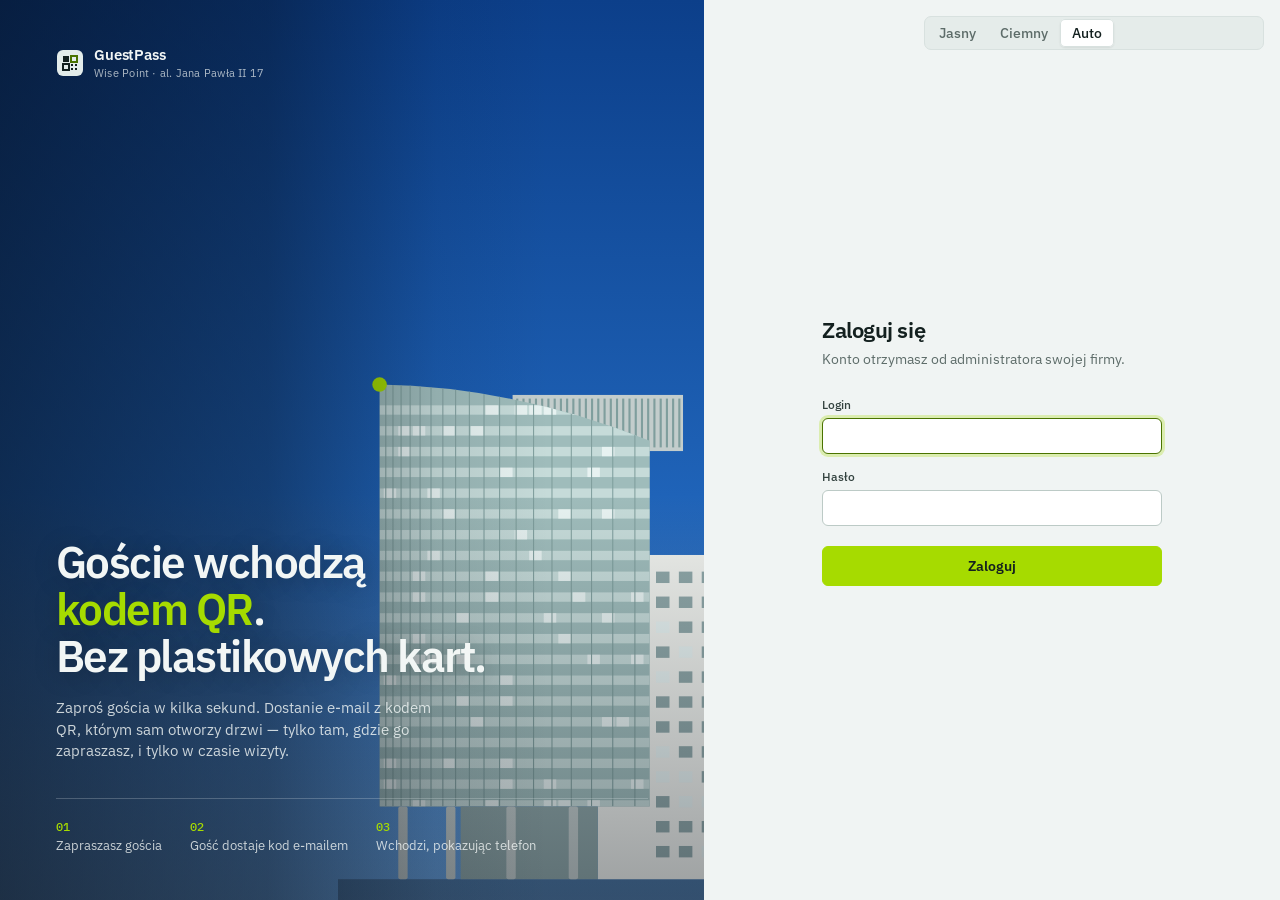
<file: src/C4GuestPass.Web/wwwroot/login.html>
<!doctype html>
<html lang="pl"><head><meta charset="utf-8"><meta name="viewport" content="width=device-width,initial-scale=1">
<title>Logowanie · GuestPass</title><link rel="icon" href="logo.svg"><script src="theme.js"></script><link rel="stylesheet" href="app.css"></head>
<body>
<div class="auth">
  <section class="pitch">
    <svg class="facade" id="facade" viewBox="0 0 420 560" preserveAspectRatio="xMaxYMax meet" aria-hidden="true"></svg>
    <div class="brand"><img src="logo-light.svg" width="28" height="28" alt=""><div>GuestPass<small>Wise Point · al. Jana Pawła II 17</small></div></div>
    <h1>Goście wchodzą <em>kodem QR</em>.<br>Bez plastikowych kart.</h1>
    <p>Zaproś gościa w kilka sekund. Dostanie e-mail z kodem QR, którym sam otworzy drzwi — tylko tam, gdzie go zapraszasz, i tylko w czasie wizyty.</p>
    <div class="steps">
      <div><b>01</b>Zapraszasz gościa</div>
      <div><b>02</b>Gość dostaje kod e-mailem</div>
      <div><b>03</b>Wchodzi, pokazując telefon</div>
    </div>
  </section>
  <section class="form">
    <div class="seg theme-switch" role="group" aria-label="Motyw" id="theme"></div>
    <div>
      <h2>Zaloguj się</h2>
      <p class="lead">Konto otrzymasz od administratora swojej firmy.</p>
      <form id="f" novalidate>
        <div id="err" class="form-error" hidden></div>
        <div class="field"><label for="login">Login</label><input class="input" id="login" autocomplete="username" required autofocus></div>
        <div class="field"><label for="password">Hasło</label><input class="input" id="password" type="password" autocomplete="current-password" required></div>
        <button class="btn primary" type="submit" id="go">Zaloguj</button>
      </form>
    </div>
  </section>
</div>
<script>
(() => { // ilustracja inspirowana Wise Point: łukowa szklana fasada z pasami okien, kamienne skrzydło, kolumny parteru
  const svg = document.getElementById('facade');
  let seed = 11; const rnd = () => (seed = (seed * 1103515245 + 12345) & 0x7fffffff) / 0x7fffffff;
  const glass = 'M40 64 Q170 66 300 118 L300 470 L40 470 Z';
  let out = `<defs><clipPath id="g"><path d="${glass}"/></clipPath></defs>`;
  out += '<rect class="ground" x="0" y="540" width="420" height="20"/>';
  // kamienne skrzydło z rytmem okien
  out += '<rect class="stone" x="250" y="228" width="150" height="312"/>';
  for (let y = 244; y < 520; y += 24) for (let x = 306; x < 392; x += 22)
    out += `<rect class="${rnd() < .22 ? 'lit' : 'swin'}" x="${x}" y="${y}" width="13" height="11"/>`;
  // dach techniczny z lamelami
  out += '<rect class="metal" x="168" y="74" width="164" height="54"/>';
  for (let x = 172; x < 330; x += 6) out += `<rect class="mull" x="${x}" y="78" width="1" height="46" style="fill:var(--glass-line)"/>`;
  // szkło: tło, poziome pasy, słupki zagęszczające się ku łukowi
  out += `<path class="glass" d="${glass}"/><g clip-path="url(#g)">`;
  for (let y = 84; y < 470; y += 20) {
    out += `<rect class="band" x="40" y="${y}" width="260" height="9"/>`;
    for (let x = 44; x < 296; x += 14) if (rnd() < .16) out += `<rect class="lit" x="${x}" y="${y}" width="12" height="9"/>`;
  }
  for (let t = 0, x = 40; x < 300; t++) { x += 6 + t * .9; out += `<line class="mull" x1="${x}" y1="60" x2="${x}" y2="470" stroke-width="1"/>`; }
  out += '</g>';
  // parter: cofnięty hol i smukłe kolumny
  out += '<rect class="swin" x="118" y="470" width="132" height="70"/>';
  for (const x of [58, 104, 162, 222]) out += `<rect class="col" x="${x}" y="470" width="9" height="70" rx="2"/>`;
  out += '<circle class="dot" cx="40" cy="64" r="7"/>';
  svg.innerHTML = out;
})();
(() => { // przełącznik motywu
  const box = document.getElementById('theme');
  const draw = () => box.innerHTML = ['light', 'dark', 'system'].map(t =>
    `<button type="button" data-t="${t}" aria-pressed="${gpTheme.get() === t}">${gpTheme.labels[t] === 'Jak w systemie' ? 'Auto' : gpTheme.labels[t]}</button>`).join('');
  box.addEventListener('click', e => { const b = e.target.closest('[data-t]'); if (b) { gpTheme.set(b.dataset.t); draw(); } });
  draw();
})();
document.getElementById('f').addEventListener('submit', async e => {
  e.preventDefault();
  const err = document.getElementById('err'), go = document.getElementById('go');
  go.disabled = true; err.hidden = true;
  try {
    const r = await fetch('/api/login', { method: 'POST', headers: { 'Content-Type': 'application/json', 'X-Requested-With': 'fetch' },
      body: JSON.stringify({ login: login.value, password: password.value }) });
    if (r.ok) { location.href = '/'; return; }
    err.textContent = r.status === 401 ? 'Nieprawidłowy login lub hasło albo konto jest zablokowane.' : 'Błąd serwera (' + r.status + ').';
  } catch { err.textContent = 'Brak połączenia z serwerem.'; }
  err.hidden = false; go.disabled = false; password.select();
});
</script>
</body></html>
</file>
<file: src/C4GuestPass.Web/wwwroot/app.css>
/* C4 GuestPass – interfejs recepcji / najemców
   Motyw inspirowany biurowcem Wise Point (al. Jana Pawła II 17, Warszawa): zielonkawo-szare szkło łukowej
   elewacji, srebrne aluminium, jasny kamień, limonkowy akcent marki. Jasny = „dzień”, ciemny = „zmierzch”.
   Wybór: data-theme="light|dark" na <html> (przełącznik w menu konta), bez atrybutu – ustawienie systemu. */
@font-face{font-family:Plex;font-weight:400;font-display:swap;src:url(fonts/ibm-plex-sans-latin-400-normal.woff2) format("woff2");unicode-range:U+0000-00FF,U+2000-206F,U+20AC,U+2122}
@font-face{font-family:Plex;font-weight:400;font-display:swap;src:url(fonts/ibm-plex-sans-latin-ext-400-normal.woff2) format("woff2");unicode-range:U+0100-024F,U+1E00-1EFF}
@font-face{font-family:Plex;font-weight:500;font-display:swap;src:url(fonts/ibm-plex-sans-latin-500-normal.woff2) format("woff2");unicode-range:U+0000-00FF,U+2000-206F,U+20AC,U+2122}
@font-face{font-family:Plex;font-weight:500;font-display:swap;src:url(fonts/ibm-plex-sans-latin-ext-500-normal.woff2) format("woff2");unicode-range:U+0100-024F,U+1E00-1EFF}
@font-face{font-family:Plex;font-weight:600;font-display:swap;src:url(fonts/ibm-plex-sans-latin-600-normal.woff2) format("woff2");unicode-range:U+0000-00FF,U+2000-206F,U+20AC,U+2122}
@font-face{font-family:Plex;font-weight:600;font-display:swap;src:url(fonts/ibm-plex-sans-latin-ext-600-normal.woff2) format("woff2");unicode-range:U+0100-024F,U+1E00-1EFF}
@font-face{font-family:PlexMono;font-weight:500;font-display:swap;src:url(fonts/ibm-plex-mono-latin-500-normal.woff2) format("woff2");unicode-range:U+0000-00FF,U+2000-206F}
@font-face{font-family:PlexMono;font-weight:500;font-display:swap;src:url(fonts/ibm-plex-mono-latin-ext-500-normal.woff2) format("woff2");unicode-range:U+0100-024F}

:root{
  --paper:#f0f4f3;--surface:#fff;--sunken:#e5ecea;--ink:#13201f;--ink-2:#33423f;--muted:#5d6c69;--faint:#93a19e;
  --line:#d8e1df;--line-strong:#bccac6;--accent:#4a7300;--accent-ink:#fff;--accent-soft:#edf6d2;
  --brand:#a6db00;--brand-hover:#97c800;--brand-ink:#13201f;
  --ok:#17785a;--ok-soft:#e1f1ea;--wait:#946000;--wait-soft:#f8eed9;--bad:#b42318;--bad-soft:#fbe9e7;--off:#7a8885;
  --glass:#9fbcbb;--glass-band:#c6dbd9;--glass-line:#7f9e9d;--stone:#eef0ec;--stone-win:#8fa7a8;--metal:#c3cdcc;--lit:#e7f2f1;
  --sky-1:#0c3f8a;--sky-2:#1f63b8;--sky-3:#6aa2dc;
  --shadow:0 18px 50px -12px rgba(19,32,31,.25);--r:6px;
  --sans:Plex,"IBM Plex Sans","Segoe UI",system-ui,sans-serif;--mono:PlexMono,"IBM Plex Mono",ui-monospace,Consolas,monospace;
  color-scheme:light;
}
:root[data-theme=dark]{
  --paper:#0a1315;--surface:#101c1f;--sunken:#152428;--ink:#e3ecea;--ink-2:#bacac7;--muted:#869996;--faint:#5b6e6b;
  --line:#1d2e32;--line-strong:#2b4146;--accent:#b8e62a;--accent-ink:#0a1315;--accent-soft:#1c2a0b;
  --brand:#a6db00;--brand-hover:#b8e62a;--brand-ink:#0a1315;
  --ok:#3fc495;--ok-soft:#10261f;--wait:#f2b04c;--wait-soft:#2b2111;--bad:#ff8a7a;--bad-soft:#2e1714;--off:#7d8f8c;
  --glass:#16343c;--glass-band:#21505a;--glass-line:#0d2228;--stone:#25363a;--stone-win:#0f1d20;--metal:#3a4c50;--lit:#f2b04c;
  --sky-1:#0b1838;--sky-2:#3a2c5c;--sky-3:#c2607a;
  --shadow:0 18px 50px -12px rgba(0,0,0,.65);color-scheme:dark}
@media (prefers-color-scheme:dark){:root:not([data-theme=light]){
  --paper:#0a1315;--surface:#101c1f;--sunken:#152428;--ink:#e3ecea;--ink-2:#bacac7;--muted:#869996;--faint:#5b6e6b;
  --line:#1d2e32;--line-strong:#2b4146;--accent:#b8e62a;--accent-ink:#0a1315;--accent-soft:#1c2a0b;
  --brand:#a6db00;--brand-hover:#b8e62a;--brand-ink:#0a1315;
  --ok:#3fc495;--ok-soft:#10261f;--wait:#f2b04c;--wait-soft:#2b2111;--bad:#ff8a7a;--bad-soft:#2e1714;--off:#7d8f8c;
  --glass:#16343c;--glass-band:#21505a;--glass-line:#0d2228;--stone:#25363a;--stone-win:#0f1d20;--metal:#3a4c50;--lit:#f2b04c;
  --sky-1:#0b1838;--sky-2:#3a2c5c;--sky-3:#c2607a;
  --shadow:0 18px 50px -12px rgba(0,0,0,.65);color-scheme:dark}}

*{box-sizing:border-box}
html,body{height:100%}
body{margin:0;background:var(--paper);color:var(--ink);font:400 14px/1.45 var(--sans);-webkit-font-smoothing:antialiased;font-feature-settings:"tnum" 1}
button,input,select,textarea{font:inherit;color:inherit}
a{color:inherit}
.mono{font-family:var(--mono);font-weight:500;letter-spacing:-.01em}
.muted{color:var(--muted)}
[hidden]{display:none!important}
:focus-visible{outline:2px solid var(--accent);outline-offset:2px}

/* ---------- shell ---------- */
.shell{display:grid;grid-template-columns:236px 1fr;min-height:100vh}
.side{position:sticky;top:0;height:100vh;display:flex;flex-direction:column;border-right:1px solid var(--line);padding:20px 14px 14px;background:var(--paper);
  /* motyw elewacji: poziome pasy okien wygasające ku górze */
  background-image:repeating-linear-gradient(180deg,transparent 0 13px,color-mix(in srgb,var(--glass) 22%,transparent) 13px 19px);
  background-size:100% 220px;background-repeat:no-repeat;background-position:bottom}
.side::before{content:"";position:absolute;inset:auto 0 0 0;height:220px;pointer-events:none;background:linear-gradient(180deg,var(--paper),transparent)}
.side>*{position:relative}
.brand{display:flex;align-items:center;gap:10px;padding:0 8px 22px;font-weight:600;font-size:15px;letter-spacing:-.01em}
.brand svg{flex:none}
.logo .t{fill:var(--ink)}.logo .f{fill:var(--paper)}.logo .s{stroke:var(--paper)}.logo .a{stroke:var(--brand)}
.brand small{display:block;font-weight:400;font-size:11px;color:var(--muted);letter-spacing:.02em}
.nav{display:flex;flex-direction:column;gap:1px}
.nav a{display:flex;align-items:center;gap:10px;padding:7px 10px;border-radius:var(--r);text-decoration:none;color:var(--ink-2);font-weight:500}
.nav a svg{color:var(--faint)}
.nav a:hover{background:var(--sunken)}
.nav a[aria-current=page]{background:var(--surface);color:var(--ink);box-shadow:inset 0 0 0 1px var(--line),inset 3px 0 0 var(--brand)}
.nav a[aria-current=page] svg{color:var(--accent)}
.nav .count{margin-left:auto;font:500 11px var(--mono);color:var(--muted)}
.side-foot{margin-top:auto;display:flex;flex-direction:column;gap:10px}
.c4state{display:flex;align-items:center;gap:8px;padding:8px 10px;font-size:12px;color:var(--muted);border-top:1px solid var(--line)}
.dot{width:7px;height:7px;border-radius:50%;background:var(--off);flex:none}
.dot.ok{background:var(--ok)}.dot.bad{background:var(--bad)}.dot.wait{background:var(--wait)}
.me{display:flex;align-items:center;gap:10px;padding:8px;border-radius:var(--r);border:1px solid var(--line);background:var(--surface);cursor:pointer;text-align:left;width:100%}
.me:hover{border-color:var(--line-strong)}
.me .who{min-width:0;flex:1}.me .who b{display:block;font-weight:500;white-space:nowrap;overflow:hidden;text-overflow:ellipsis}
.me .who span{display:block;font-size:12px;color:var(--muted);white-space:nowrap;overflow:hidden;text-overflow:ellipsis}

.mono-av{width:30px;height:30px;border-radius:5px;display:grid;place-items:center;flex:none;background:var(--sunken);color:var(--ink-2);font:600 11px var(--sans);letter-spacing:.03em;border:1px solid var(--line)}

main{min-width:0;padding:28px 36px 60px;max-width:1240px}
.head{display:flex;align-items:flex-end;gap:16px;margin-bottom:22px}
.head h1{margin:0;font-size:24px;font-weight:600;letter-spacing:-.02em;line-height:1.15}
.head p{margin:4px 0 0;color:var(--muted)}
.head .spacer{flex:1}

/* ---------- controls ---------- */
.btn{display:inline-flex;align-items:center;gap:8px;height:34px;padding:0 14px;border-radius:var(--r);border:1px solid var(--line-strong);background:var(--surface);font-weight:500;cursor:pointer;white-space:nowrap}
.btn:hover{background:var(--sunken)}
.btn.primary{background:var(--brand);border-color:var(--brand);color:var(--brand-ink);font-weight:600}
.btn.primary:hover{background:var(--brand-hover);border-color:var(--brand-hover)}
.btn.accent{background:var(--accent);border-color:var(--accent);color:var(--accent-ink)}
.btn.destructive{background:var(--bad);border-color:var(--bad);color:#fff}
:root[data-theme=dark] .btn.destructive{color:#2a0d09}
@media (prefers-color-scheme:dark){:root:not([data-theme=light]) .btn.destructive{color:#2a0d09}}
.btn.ghost{border-color:transparent;background:transparent}.btn.ghost:hover{background:var(--sunken)}
.btn.sm{height:28px;padding:0 10px;font-size:13px}
.btn.danger{color:var(--bad)}
.btn:disabled{opacity:.55;cursor:default}
kbd{font:500 11px var(--mono);padding:1px 5px;border-radius:4px;border:1px solid currentColor;opacity:.55}
.icon-btn{width:28px;height:28px;display:grid;place-items:center;border-radius:var(--r);border:1px solid transparent;background:transparent;cursor:pointer;color:var(--muted)}
.icon-btn:hover{background:var(--sunken);color:var(--ink)}

.field{display:flex;flex-direction:column;gap:5px;margin-bottom:14px}
.field label{font-size:12px;font-weight:500;color:var(--ink-2)}
.field .hint{font-size:12px;color:var(--muted)}
.input,select.input,textarea.input{height:36px;padding:0 11px;border-radius:var(--r);border:1px solid var(--line-strong);background:var(--surface);width:100%;min-width:0}
textarea.input{height:auto;padding:8px 11px}
.input:focus{outline:none;border-color:var(--accent);box-shadow:0 0 0 3px color-mix(in srgb,var(--brand) 28%,transparent)}
.input::placeholder{color:var(--faint)}
.grid2{display:grid;grid-template-columns:1fr 1fr;gap:0 12px}
.grid2>*{min-width:0}
.check{display:flex;align-items:flex-start;gap:10px;padding:10px 12px;border:1px solid var(--line);border-radius:var(--r);margin-bottom:8px;cursor:pointer;background:var(--surface)}
.check:has(input:checked){border-color:var(--accent);box-shadow:inset 0 0 0 1px var(--accent)}
.check input{margin-top:3px;accent-color:var(--accent)}
.check b{font-weight:500;display:block}.check span{font-size:12px;color:var(--muted)}

.seg{display:inline-flex;padding:2px;border-radius:7px;background:var(--sunken);border:1px solid var(--line)}
.seg button{white-space:nowrap;border:0;background:transparent;height:28px;padding:0 12px;border-radius:5px;cursor:pointer;color:var(--muted);font-weight:500}
.seg button[aria-pressed=true]{background:var(--surface);color:var(--ink);box-shadow:0 1px 2px rgba(0,0,0,.08),inset 0 0 0 1px var(--line)}
.seg button .n{font:500 11px var(--mono);margin-left:6px;opacity:.7}

.chips{display:flex;flex-wrap:wrap;gap:6px}
.chip{display:inline-flex;align-items:center;height:26px;padding:0 10px;border-radius:99px;border:1px solid var(--line-strong);background:var(--surface);cursor:pointer;font-size:12px;font-weight:500;color:var(--ink-2)}
.chip:hover{border-color:var(--accent);color:var(--accent)}
.tag{display:inline-flex;align-items:center;height:20px;padding:0 7px;border-radius:4px;background:var(--sunken);font-size:11.5px;font-weight:500;color:var(--ink-2);white-space:nowrap}
.tag.role-BuildingAdmin{background:var(--accent-soft);color:var(--accent)}

/* ---------- toolbar + stats ---------- */
.toolbar{display:flex;align-items:center;gap:12px;margin-bottom:14px;flex-wrap:wrap}
.toolbar .search{position:relative;margin-left:auto;width:280px;max-width:100%}
.toolbar .search svg{position:absolute;left:10px;top:50%;transform:translateY(-50%);color:var(--faint)}
.toolbar .search .input{padding-left:32px}
.stats{display:grid;grid-template-columns:repeat(4,1fr);border-top:1px solid var(--line);border-bottom:1px solid var(--line);margin-bottom:22px}
.stat{padding:14px 18px 14px 0}
.stat+.stat{padding-left:18px;border-left:1px solid var(--line)}
.stat b{display:block;font:500 26px/1.1 var(--mono);letter-spacing:-.03em}
.stat span{font-size:12px;color:var(--muted)}
.stat.alert b{color:var(--bad)}

/* ---------- visit list ---------- */
.day{margin-bottom:26px}
.day h3{display:flex;align-items:baseline;gap:10px;margin:0 0 6px;font-size:12px;font-weight:600;text-transform:uppercase;letter-spacing:.06em;color:var(--muted)}
.day h3 .n{font:500 11px var(--mono);letter-spacing:0}
.list{border:1px solid var(--line);border-radius:8px;background:var(--surface);overflow:hidden}
.vrow{display:grid;grid-template-columns:112px minmax(0,1.6fr) minmax(0,1.1fr) 150px auto;align-items:center;gap:16px;padding:12px 14px 12px 16px;border-top:1px solid var(--line)}
.vrow:first-child{border-top:0}
.vrow:hover{background:color-mix(in srgb,var(--sunken) 45%,transparent)}
.vrow.done{color:var(--muted)}
.vrow .time{font:500 13px var(--mono)}
.vrow .time span{display:block;color:var(--muted);font-size:12px}
.vrow .guest{display:flex;align-items:center;gap:11px;min-width:0}
.vrow .guest .t{min-width:0}
.vrow .guest b{display:block;font-weight:500;white-space:nowrap;overflow:hidden;text-overflow:ellipsis}
.vrow .guest span{display:block;font-size:12px;color:var(--muted);white-space:nowrap;overflow:hidden;text-overflow:ellipsis}
.vrow .where{min-width:0;font-size:13px}
.vrow .where span{display:block;font-size:12px;color:var(--muted);white-space:nowrap;overflow:hidden;text-overflow:ellipsis}
.vrow .acts{display:flex;align-items:center;gap:4px;justify-content:flex-end}
.status{display:inline-flex;align-items:center;gap:7px;font-size:13px;font-weight:500;white-space:nowrap}
.status small{display:block;font-weight:400;font-size:11.5px;color:var(--muted)}
.status.in .dot{background:var(--ok);box-shadow:0 0 0 3px var(--ok-soft)}
.status.active .dot{background:var(--ok)}
.status.scheduled .dot{background:var(--wait)}
.status.issue{color:var(--bad)}.status.issue .dot{background:var(--bad)}
.empty{padding:56px 20px;text-align:center;color:var(--muted);border:1px dashed var(--line-strong);border-radius:8px}
.empty b{display:block;color:var(--ink);font-weight:500;margin-bottom:4px}

/* ---------- tables (users / companies) ---------- */
.table{width:100%;border-collapse:separate;border-spacing:0;border:1px solid var(--line);border-radius:8px;background:var(--surface);overflow:hidden}
.table th{text-align:left;font-size:11.5px;font-weight:600;color:var(--muted);text-transform:uppercase;letter-spacing:.05em;padding:10px 14px;border-bottom:1px solid var(--line);background:var(--paper)}
.table td{padding:12px 14px;border-top:1px solid var(--line);vertical-align:middle}
.table tr:nth-child(1) td{border-top:0}
.table tr.off td{color:var(--muted)}
.table td.r,.table th.r{text-align:right}
.cell-main{display:flex;align-items:center;gap:11px}
.cell-main b{font-weight:500;display:block}.cell-main span{font-size:12px;color:var(--muted)}

/* ---------- menu ---------- */
.menu{position:fixed;z-index:40;min-width:200px;padding:5px;background:var(--surface);border:1px solid var(--line-strong);border-radius:8px;box-shadow:var(--shadow)}
.menu button{display:flex;align-items:center;gap:10px;width:100%;padding:7px 10px;border:0;background:transparent;border-radius:5px;cursor:pointer;text-align:left}
.menu button:hover{background:var(--sunken)}
.menu button.danger{color:var(--bad)}
.menu hr{border:0;border-top:1px solid var(--line);margin:4px 0}

/* ---------- drawer ---------- */
.scrim{position:fixed;inset:0;background:rgba(15,16,18,.32);z-index:30;opacity:0;transition:opacity .18s}
.scrim.open{opacity:1}
.drawer{position:fixed;top:0;right:0;bottom:0;width:min(460px,100vw);z-index:31;background:var(--surface);border-left:1px solid var(--line);box-shadow:var(--shadow);display:flex;flex-direction:column;transform:translateX(100%);transition:transform .22s cubic-bezier(.2,.8,.2,1)}
.drawer.open{transform:none}
.drawer header{display:flex;align-items:flex-start;gap:12px;padding:20px 22px 14px;border-bottom:1px solid var(--line)}
.drawer header h2{margin:0;font-size:17px;font-weight:600;letter-spacing:-.01em}
.drawer header p{margin:3px 0 0;font-size:13px;color:var(--muted)}
.drawer header .icon-btn{margin-left:auto}
.drawer .body{flex:1;overflow:auto;padding:18px 22px}
.drawer .section{font-size:11.5px;font-weight:600;text-transform:uppercase;letter-spacing:.06em;color:var(--muted);margin:6px 0 10px}
.drawer .section:not(:first-child){margin-top:22px;padding-top:18px;border-top:1px solid var(--line)}
.drawer footer{padding:14px 22px;border-top:1px solid var(--line);display:flex;gap:10px;align-items:center;background:var(--paper)}
.drawer footer .note{flex:1;font-size:12px;color:var(--muted)}
.form-error{padding:9px 12px;border-radius:var(--r);background:var(--bad-soft);color:var(--bad);font-size:13px;margin-bottom:14px}
.summary{padding:12px 14px;border-radius:var(--r);background:var(--sunken);font-size:13px;color:var(--ink-2)}
.summary b{font-weight:500;color:var(--ink)}

/* ---------- dialog ---------- */
dialog{border:1px solid var(--line-strong);border-radius:10px;background:var(--surface);color:var(--ink);padding:0;box-shadow:var(--shadow);width:min(420px,calc(100vw - 32px))}
dialog::backdrop{background:rgba(15,16,18,.4)}
dialog .d-body{padding:22px}
dialog h2{margin:0 0 4px;font-size:17px;font-weight:600}
dialog .d-foot{display:flex;justify-content:flex-end;gap:8px;padding:12px 22px;border-top:1px solid var(--line);background:var(--paper);border-radius:0 0 10px 10px}
.qrbox{display:grid;place-items:center;margin:16px 0 10px;padding:18px;border-radius:8px;background:#fff;border:1px solid var(--line)}
.qrbox img{width:220px;height:220px;image-rendering:pixelated}
.secret{display:flex;align-items:center;gap:8px;margin:14px 0 6px;padding:10px 12px;border-radius:var(--r);background:var(--sunken);font:500 16px var(--mono);letter-spacing:.04em}
.secret span{flex:1}

/* ---------- toast ---------- */
.toasts{position:fixed;left:252px;bottom:20px;z-index:50;display:flex;flex-direction:column;gap:8px}
.toast{display:flex;align-items:center;gap:10px;padding:10px 14px;border-radius:7px;background:var(--ink);color:var(--paper);box-shadow:var(--shadow),inset 3px 0 0 var(--brand);font-size:13px;animation:tin .18s ease-out}
.toast.bad{background:var(--bad);color:#fff}
@keyframes tin{from{transform:translateY(6px);opacity:0}}

/* ---------- login ---------- */
.auth{display:grid;grid-template-columns:minmax(0,1.1fr) minmax(380px,.9fr);min-height:100vh}
.auth .pitch{position:relative;overflow:hidden;color:#f2f6f5;padding:44px 56px;display:flex;flex-direction:column;
  background:linear-gradient(180deg,var(--sky-1) 0%,var(--sky-2) 55%,var(--sky-3) 100%)}
.auth .pitch>*{position:relative;z-index:1}
.auth .pitch .brand{padding:0;color:#f2f6f5}.auth .pitch .brand small{color:rgba(242,246,245,.7)}
.auth .pitch h1{margin:auto 0 18px;max-width:440px;font-size:clamp(28px,3.4vw,44px);line-height:1.08;font-weight:600;letter-spacing:-.035em;text-shadow:0 2px 24px rgba(0,0,0,.25)}
.auth .pitch h1 em{font-style:normal;color:var(--brand)}
.auth .pitch p{margin:0;max-width:400px;color:rgba(242,246,245,.82);font-size:15px}
.auth .pitch .steps{display:flex;gap:28px;margin-top:36px;padding-top:20px;border-top:1px solid rgba(242,246,245,.22);font-size:13px;color:rgba(242,246,245,.8)}
.auth .pitch .steps b{display:block;font:500 12px var(--mono);color:var(--brand);margin-bottom:3px}
.auth .pitch .facade{position:absolute;z-index:0;right:-70px;bottom:0;height:78%;width:auto;max-width:62%}
.auth .pitch::after{content:"";position:absolute;inset:0;z-index:0;
  background:linear-gradient(90deg,rgba(4,10,20,.62) 0%,rgba(4,10,20,.42) 38%,rgba(4,10,20,.08) 62%,transparent 78%),
             linear-gradient(0deg,rgba(4,10,20,.35) 0%,transparent 45%)}
.facade .glass{fill:var(--glass)}.facade .band{fill:var(--glass-band)}.facade .mull{stroke:var(--glass-line)}
.facade .stone{fill:var(--stone)}.facade .swin{fill:var(--stone-win)}.facade .metal{fill:var(--metal)}
.facade .lit{fill:var(--lit)}.facade .col{fill:var(--metal)}.facade .ground{fill:rgba(0,0,0,.28)}.facade .dot{fill:var(--brand)}
.theme-switch{position:absolute;top:16px;right:16px;z-index:2}
.auth .form{position:relative;display:flex;align-items:center;justify-content:center;padding:40px 24px}
.auth .form>div{width:100%;max-width:340px}
.auth .form h2{margin:0 0 4px;font-size:22px;font-weight:600;letter-spacing:-.02em}
.auth .form p.lead{margin:0 0 26px;color:var(--muted)}
.auth .btn.primary{width:100%;height:40px;justify-content:center;margin-top:6px}

@media (max-width:1100px){.vrow{grid-template-columns:96px minmax(0,1fr) 130px auto}.vrow .where{display:none}}
@media (max-width:860px){
  .shell{grid-template-columns:1fr}
  .side{position:static;height:auto;flex-direction:row;align-items:center;padding:10px 12px;border-right:0;border-bottom:1px solid var(--line);gap:8px;overflow-x:auto;background-image:none}
  .side::before{display:none}
  .table{display:block;overflow-x:auto;white-space:nowrap}
  .brand{padding:0 8px 0 0}.brand small{display:none}
  .nav{flex-direction:row}.nav .count{display:none}
  .side-foot{margin:0 0 0 auto;flex-direction:row}.c4state{display:none}.me .who{display:none}.me{padding:4px;border:0}
  main{padding:20px 16px 48px}
  .stats{grid-template-columns:repeat(2,1fr)}.stat:nth-child(3){border-left:0;padding-left:0}
  .vrow{grid-template-columns:minmax(0,1fr) auto;gap:6px 12px}.vrow .time{grid-column:1/-1;display:flex;gap:8px}.vrow .time span{display:inline}
  .vrow>.status{grid-column:1}
  .toasts{left:16px;right:16px}
  .auth{grid-template-columns:1fr}.auth .pitch{display:none}
  .head{flex-wrap:wrap}
  .seg{max-width:100%;overflow-x:auto}.toolbar .search{margin-left:0;width:100%}
  .brand>div{display:none}
}

/* konfiguracja C4 */
.panel{background:var(--surface);border:1px solid var(--line);border-radius:8px;padding:20px 22px;margin-bottom:18px}
.panel h2{font-size:15px;font-weight:600;margin:0 0 4px}
.panel .lead{color:var(--muted);font-size:13px;margin:0 0 14px;max-width:72ch}
.panel-foot{display:flex;justify-content:flex-end;gap:8px;margin-top:10px}
.checks{display:grid;grid-template-columns:repeat(auto-fill,minmax(220px,1fr));column-gap:10px}
.notice{padding:10px 14px;border-radius:var(--r);background:var(--wait-soft);color:var(--wait);font-size:13px;margin-bottom:16px}
.notice.bad{background:var(--bad-soft);color:var(--bad)}
.notice.good{background:var(--ok-soft);color:var(--ok)}
#connResult{margin:6px 0 0}
.conn-state{display:inline-flex;align-items:center;gap:6px;font-size:12.5px;color:var(--muted)}
.warn-txt{color:var(--bad)}
.check select.input{margin-top:8px;height:32px;font-size:12.5px}
</file>
